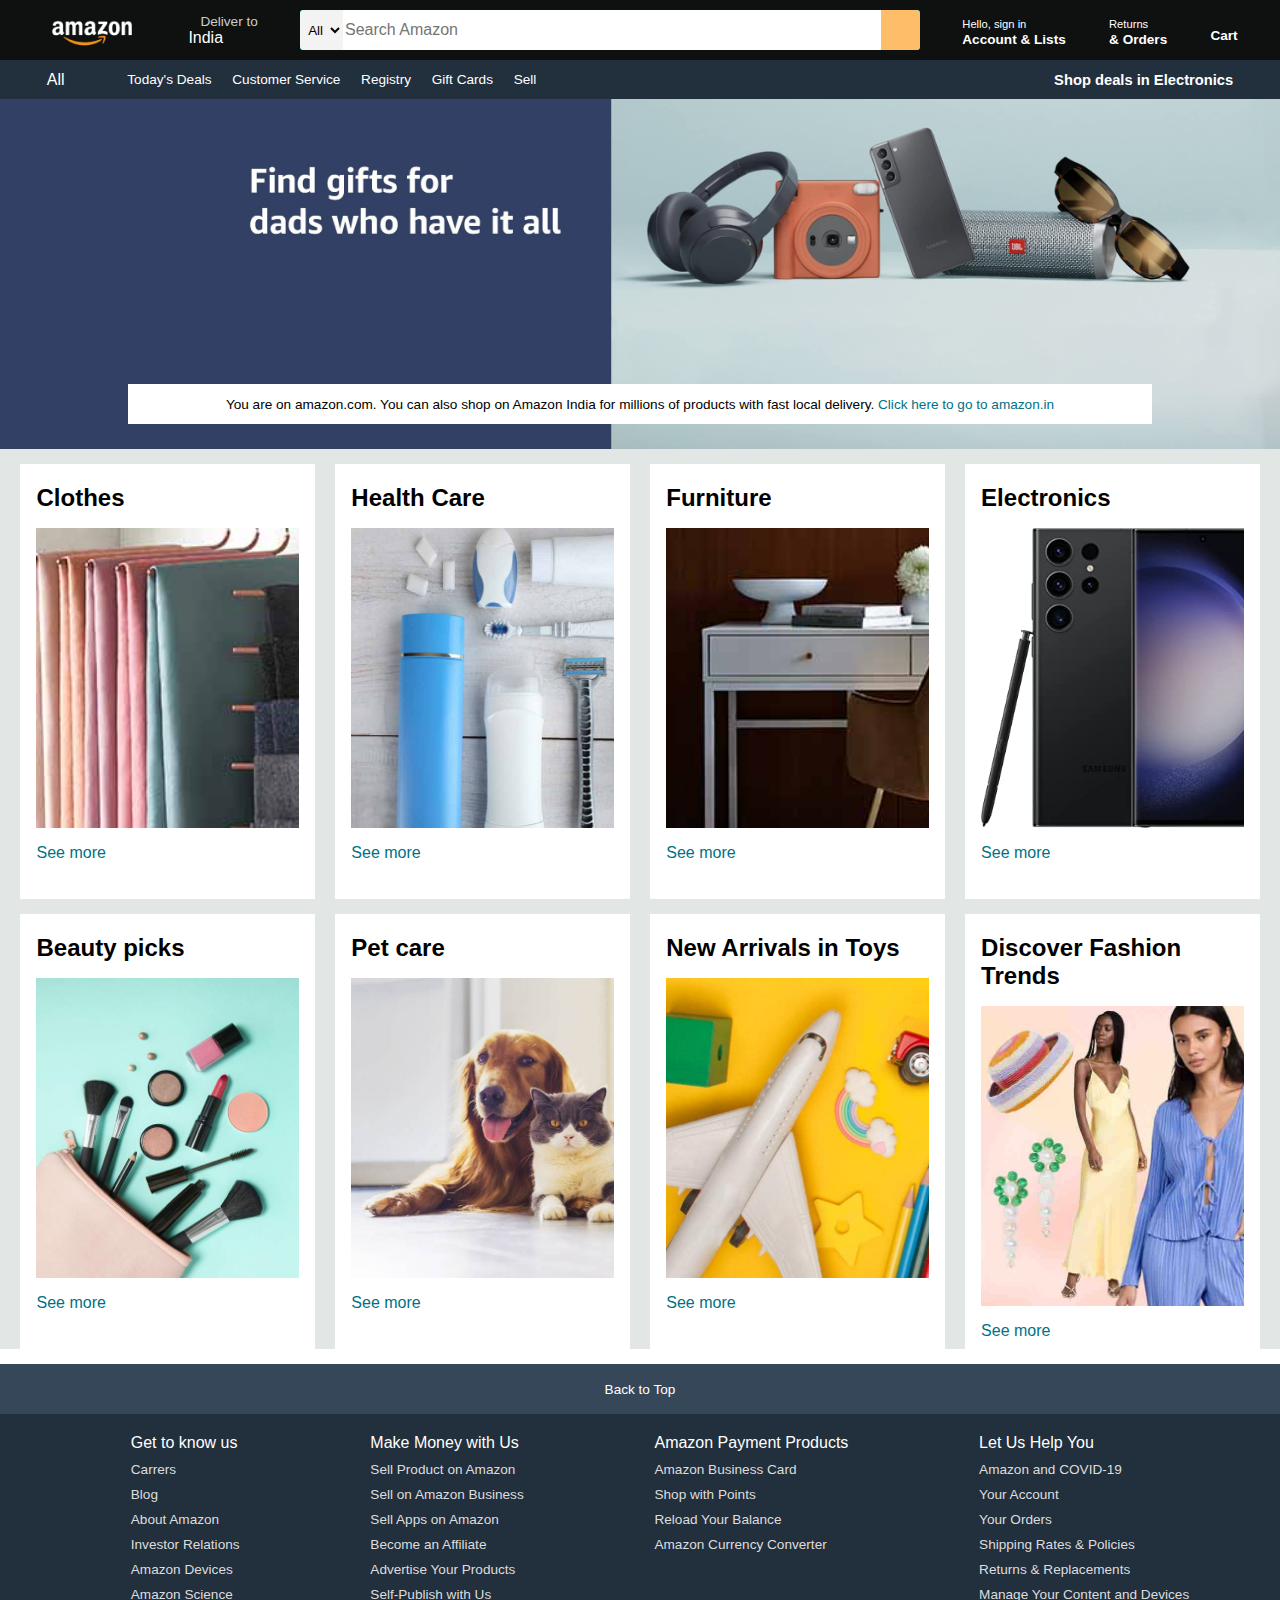
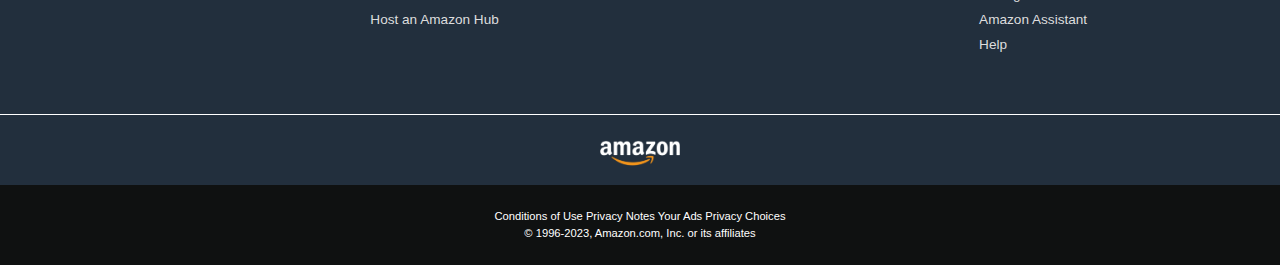
<file: Amazon Clone/index.html>
<!DOCTYPE html>
<html lang="en">
<head>
    <meta charset="UTF-8">
    <meta name="viewport" content="width=device-width, initial-scale=1.0">
    <title>Amazon Clone</title>
    <link rel="stylesheet" href="style.css">
    <link rel="stylesheet" href="https://cdnjs.cloudflare.com/ajax/libs/font-awesome/6.4.0/css/all.min.css" integrity="sha512-iecdLmaskl7CVkqkXNQ/ZH/XLlvWZOJyj7Yy7tcenmpD1ypASozpmT/E0iPtmFIB46ZmdtAc9eNBvH0H/ZpiBw==" crossorigin="anonymous" referrerpolicy="no-referrer" />
</head>
<body>
    <header>
        <div class="navbar">
            <div class="nav-logo border">
              <div class="logo">
              </div>
            </div>
            <div class="nav-address border">
                <p class="add-first">Deliver to</p>
                <div class="add-icon">
                    <i class="fa-solid fa-location-dot"></i>
                    <p class="add-sec">India</p>
                </div>
            </div>
            <div class="nav-search">
                <select class="search-select">
                    <option value="">All</option>
                </select>
                <input placeholder="Search Amazon" class="search-input">
                <div class="search-icon">
                    <i class="fa-solid fa-magnifying-glass"></i>
                </div>
            </div>
            <div class="nav-sign border">
                <p><span>Hello, sign in</span></p>
                <p class="nav-sec">Account & Lists</p>
            </div>

            <div class="nav-return border">
                <p><span>Returns</span></p>
                <p class="nav-sec">& Orders</p>
            </div>
            <div class="nav-cart border">
                <i class="fa-solid fa-cart-shopping"></i>
                Cart
            </div>
        </div>
        
        <div class="panel">
            <div class="panel-all border">
                <i class="fa-solid fa-bars"></i>
                All
            </div>
            <div class="panel-option">
                <p class="border">Today's Deals</p>  
                <p class="border">Customer Service</p>
                <p class="border">Registry</p>
                <p class="border">Gift Cards</p>
                <p class="border">Sell</p>
            </div>
            <div class="panel-deals">
                <p class="border">Shop deals in Electronics</p>
            </div>
        </div>
    </header>
    <div class="hero-section">
        <div class="hero-msg">
            <p>You are on amazon.com. You can also shop on Amazon India for millions of products with fast local delivery. <a>Click here to go to amazon.in</a></p>
        </div>
    </div>
    <div class="shop-sec">
        <div class="box">
           <div class="box-content">
            <h2>Clothes</h2>
            <div class="box-img" style="background-image: url('./Images/box1_image.jpg');"></div>
            <p>See more</p>
           </div>
        </div>
        <div class="box">
            <div class="box-content">
                <h2>Health Care</h2>
                <div class="box-img" style="background-image: url('./Images/box2_image.jpg');"></div>
                <p>See more</p>
               </div>
        </div>
        <div class="box">
            <div class="box-content">
                <h2>Furniture</h2>
                <div class="box-img" style="background-image: url('./Images/box3_image.jpg');"></div>
                <p>See more</p>
               </div>
        </div>
        <div class="box">
            <div class="box-content">
                <h2>Electronics</h2>
                <div class="box-img" style="background-image: url('./Images/box4_image.jpg');"></div>
                <p>See more</p>
               </div>
        </div>
        <div class="box">
            <div class="box-content">
             <h2>Beauty picks</h2>
             <div class="box-img" style="background-image: url('./Images/box5_image.jpg');"></div>
             <p>See more</p>
            </div>
         </div>
         <div class="box">
             <div class="box-content">
                 <h2>Pet care</h2>
                 <div class="box-img" style="background-image: url('./Images/box6_image.jpg');"></div>
                 <p>See more</p>
                </div>
         </div>
         <div class="box">
             <div class="box-content">
                 <h2>New Arrivals in Toys</h2>
                 <div class="box-img" style="background-image: url('./Images/box7_image.jpg');"></div>
                 <p>See more</p>
                </div>
         </div>
         <div class="box">
             <div class="box-content">
                 <h2>Discover Fashion Trends</h2>
                 <div class="box-img" style="background-image: url('./Images/box8_image.jpg');"></div>
                 <p>See more</p>
                </div>
         </div>
    </div>

    <footer>
        <div class="foot-panel1">
            Back to Top
        </div>

        <div class="foot-panel2">
            <ul>
                <p>Get to know us</p>
                <a>Carrers</a>
                <a>Blog</a>
                <a>About Amazon</a>
                <a>Investor Relations</a>
                <a>Amazon Devices</a>
                <a>Amazon Science</a>
            </ul>
            <ul>
                <p>Make Money with Us</p>
                <a>Sell Product on Amazon</a>
                <a>Sell on Amazon Business</a>
                <a>Sell Apps on Amazon</a>
                <a>Become an Affiliate</a>
                <a>Advertise Your Products</a>
                <a>Self-Publish with Us</a>
                <a>Host an Amazon Hub</a>
            </ul>
            <ul>
                <p>Amazon Payment Products</p>
                <a>Amazon Business Card</a>
                <a>Shop with Points</a>
                <a>Reload Your Balance</a>
                <a>Amazon Currency Converter</a>
            </ul>
            <ul>
                <p>Let Us Help You</p>
                <a>Amazon and COVID-19</a>
                <a>Your Account</a>
                <a>Your Orders</a>
                <a>Shipping Rates & Policies</a>
                <a>Returns & Replacements</a>
                <a>Manage Your Content and Devices</a>
                <a>Amazon Assistant</a>
                <a>Help</a>
            </ul>
        </div>
        
        <div class="foot-panel3">
            <div class="logo">

            </div>
        </div>
       <div class="foot-panel4">
        <div class="pages">
            <a>Conditions of Use</a>
            <a>Privacy Notes</a>
            <a>Your Ads Privacy Choices</a>
        </div>
        <div class="copyright">
            
            © 1996-2023, Amazon.com, Inc. or its affiliates
        </div>
       </div>
    </footer>
</body>
</html>
</file>
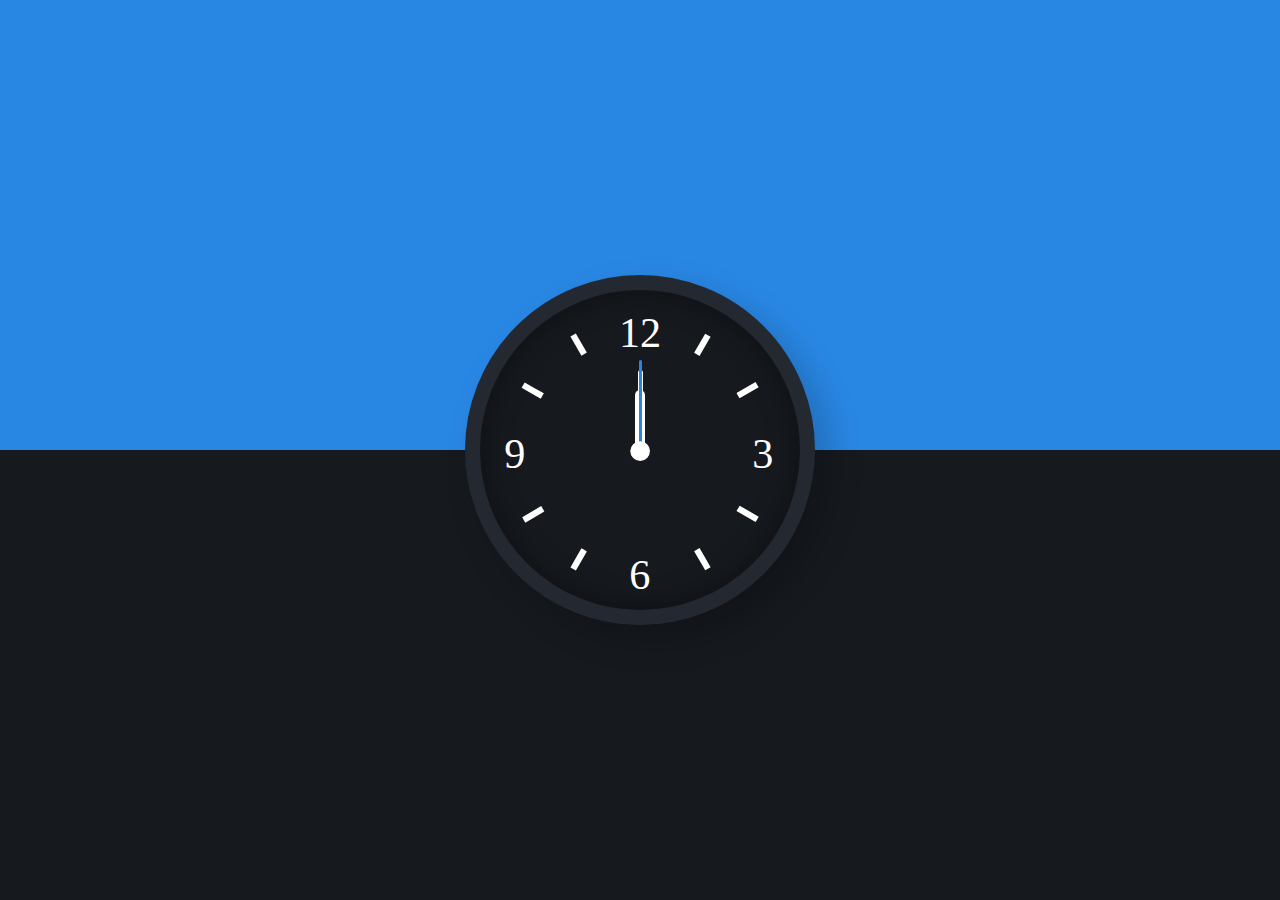
<file: Analog Clock/index.html>
<!DOCTYPE html>
<html lang="en">
<head>
    <meta name="viewport" content="width=device-width, initial-scale=1.0">
    <title>Analog Clock</title>
    <!-- Stylesheet-->
    <link rel="stylesheet" href="style.css">   
</head>
<body>
    <div class="clock">
        <div class="hour hand" id="hour"></div>
        <div class="minute hand" id="minute"></div>
        <div class="seconds hand" id="seconds"></div>
        <img src="clock.svg" alt="clock">
    </div>
    <!-- Script -->
    <script src="script.js"></script>
</body>
</html>
</file>
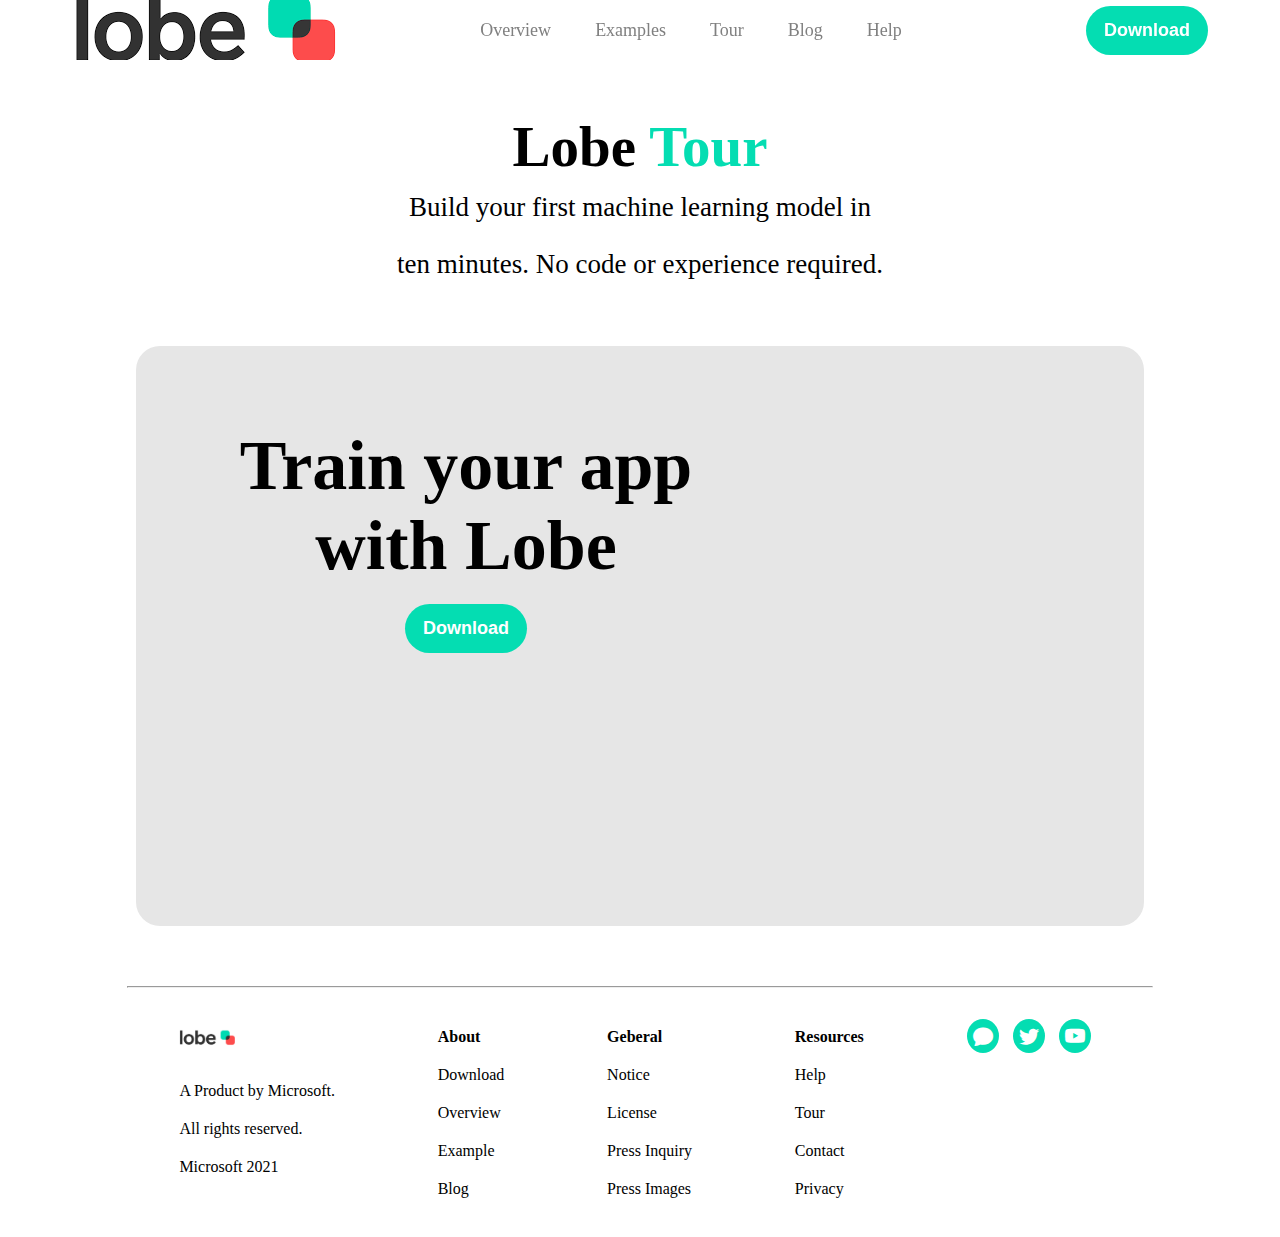
<file: Lobe Tour Project/index.html>
<!DOCTYPE html>
<html lang="en">
<head>
    <meta charset="UTF-8">
    <meta name="viewport" content="width=device-width, initial-scale=1.0">
    <link rel="stylesheet" href="https://cdn.jsdelivr.net/npm/bootstrap-icons@1.10.5/font/bootstrap-icons.css">
    <link rel="stylesheet" href="style.css">
    <title>Lobe Tour</title>
</head>
<body>
    <header>
        <nav> 
            <img src="lobe.png" class="nav-logo">
                <div>
                <ul>
                     <li>
                       <a href="">Overview</a>
                       <a href="">Examples</a>
                       <a href="">Tour</a>
                       <a href="">Blog</a>
                       <a href="">Help</a>
                    </li> 
                </ul>
                </div>
                <div>
                 <button class="buttn">Download</button>
                </div>
        </nav>
    </header> <br><br><br>
           <!-- ===============================Video Section========================================= -->
    <main>
        <div class="video-heading">
            <h1>Lobe  <span>Tour</span></h1>
            <p>Build your first machine learning model in ten minutes. No code or experience required.</p>
        </div>
        <br><br>
        <br>
        <div class="video-section">
            <div class="inside-video">
                <article class="v">
                    <div style="left: 0; width: 100%; height: 0; position: relative; padding-bottom: 56.25%;"><iframe src="https://www.youtube.com/embed/Mdcw3Sb98DA?rel=0" style="top: 0; left: 0; width: 100%; height: 100%; position: absolute; border: 0;border-radius: 24px;" allowfullscreen scrolling="no" allow="accelerometer; clipboard-write; encrypted-media; gyroscope; picture-in-picture; web-share;"></iframe></div>
                   </article>
            </div>
            <div class="app">
                <h1>Train your app with Lobe</h1>
                <br>
                <div>
                    <button class="buttn">Download</button>
                </div>
        </div>
    </main>
             <hr>
             <footer>
                <div>
                    <ul>
                        <li><img src="lobe.png" alt="logo" class="footer-logo"></li>
                        <li>A Product by Microsoft.</li>
                        <li>All rights reserved.</li>
                        <li>Microsoft 2021</li>
                    </ul>
                </div>
                <div>
                    <ul>
                        <li class="main-list">About</li>
                        <li><a href="">Download</a></li>
                        <li><a href="">Overview</a></li>
                        <li><a href="">Example</a></li>
                        <li><a href="">Blog</a></li>
                    </ul>
                </div>
                <div>
                    <ul>
                        <li class="main-list">Geberal</li>
                        <li><a href="">Notice</a></li>
                        <li><a href="">License</a></li>
                        <li><a href="">Press Inquiry</a></li>
                        <li><a href="">Press Images</a></li>
                    </ul>
                </div>
                <div>
                    <ul>
                        <li class="main-list">Resources</li>
                        <li><a href="">Help</a></li>
                        <li><a href="">Tour</a></li>
                        <li><a href="">Contact</a></li>
                        <li><a href="">Privacy</a></li>
                    </ul>
                </div>
                <div>
                   <a href=""><i class="bi bi-chat-fill"></i></a> 
                    <a href=""><i class="bi bi-twitter"></i></a>
                   <a href=""><i class="bi bi-youtube"></i></a>
                </div>
            </footer>
</body>
</html>
</file>
<file: Amazon Clone/style.css>
*{
    margin:0;
    font-family: Arial;
    border:border-box;
    
}
.nav-logo{
    height: 3.12rem;
    width: 6.25rem;
}
.navbar{
    height: 3.75rem;
    background-color: #0f1111;
    color: white;
    display: flex;
    align-items: center;
    justify-content: space-evenly;
}

.logo{
    background-image: url("./Images/amazon_logo.png");
    background-size: cover;
    height: 3.12rem;
    width: 6.25rem;
}

.border{
    border:0.093rem solid transparent;
}
.border:hover{
    border:0.093rem solid white;
}

.add-first{
    color:#CCCCCC;
    font-size:0.85rem;
    margin-left:0.93rem;
}

.add-sec{
    color:#FFFFFF;
    font-size:1rem;
    margin-left: 0.18rem;
}

.add-icon{
    display: flex;
    align-items: center;
}

.nav-search{
    display:flex;
    background-color: aqua;
    width: 38.75rem;
    height: 2.5rem;
    border-radius: 0.18rem;
    justify-content: space-evenly;
}

.nav-search:hover{
    border: 0.12rem solid orange;
}
.search-select{
    background-color: #f3f3f3;
    width: 3.12rem;
    text-align: center;
    border-top-left-radius: 0.25rem;
    border-bottom-left-radius: 0.25rem;
    border: none;
}

.search-input{
    width: 100%;
    font-size: 1rem;
    border: none;
}

.search-icon{
    width:2.81rem;
    display: flex;
    justify-content: center;
    align-items: center;
    font-size: 1.2rem;
    background-color: #febd68;
    border-top-right-radius: 0.25rem;
    border-bottom-right-radius: 0.25rem;
    color:#0f1111
}

span{
    font-size: 0.7rem;
}

.nav-sec{
    font-size:0.85rem;
    font-weight: 700;
}

.nav-cart i{
    font-size: 1.87rem;
}

.nav-cart{
    font-size: 0.85rem;
    font-weight: 700;
}

.panel{
    height: 39px;
    background-color: #222f3d;
    display:flex;
    color: white;
    justify-content: space-evenly;
    align-items: center;
}

.panel-option p{
    display: inline;
    margin-left: 15px;
}

.panel-option{
    width: 70%;
    font-size: 0.85rem;
}

.panel-deals{
    font-size: 0.92rem;
    font-weight: 700;
}

.hero-section{
    background-image: url(./Images/hero_image.jpg);
    background-size: cover;
    height: 350px;
    display:flex;
    justify-content: center;
    align-items: flex-end;
}

.hero-msg{
    background-color: white;
    color: black;
    height: 40px;
    display: flex;
    align-items: center;
    justify-content: center;
    font-size: 0.85rem;
    width:80%;
    margin-bottom: 25px;

}

.hero-msg a{
    color:#007185;
}


.shop-sec{
    display: flex;
    flex-wrap: wrap;
    justify-content: space-evenly;
    background-color: #e2e7e6;
}


.box{
    height: 400px;
    /* border: 2px solid black; */
    width: 23%;
    background-color: white;
    padding: 20px 0px 15px;
    margin-top: 15px;
}

.box-img{
    height: 300px;
    background-size: cover;
    margin-top: 1rem;
    margin-bottom: 1rem;
}

.box-content{
    margin-left: 1rem;
    margin-right: 1rem;
}

.box-content p{
    color:#007185;
}

footer{
    margin-top: 15px;
}
.foot-panel1{
    background-color: #37475a;
    color: white;
    height: 50px;
    display: flex;
    justify-content: center;
    align-items: center;
    font-size: 0.85rem;
}

.foot-panel2{
    background-color: #222f3d;
    color:white;
    height: 300px;
    display: flex;
    justify-content: space-evenly;
}

ul{
    margin-top: 20px;
}

ul a{
    display: block;
    font-size: 0.85rem;
    margin-top: 10px;
    color: #dddddd;
}


.foot-panel3{
    background-color: #222f3d;
    border-top:0.5px solid white;
    height: 70px;
    display: flex;
    justify-content: center;
    align-items: center;
}

.foot-panel4{
    background-color: #0f1111;
    color: white;
    height: 80px;
   font-size: 0.7rem;
   text-align: center;
}

.pages{
   padding-top: 25px;
}

.copyright{
    padding-top: 5px;
}
</file>
<file: Analog Clock/style.css>
*{
    padding: 0;
    margin: 0;
    box-sizing: border-box;
}
body{
    height: 100vh;
    background: linear-gradient(
        to bottom,
        #2987e4 50%,
        #16191e 50%
    );
}
.clock{
    background: #16191e;
    height: 320px;
    width: 320px;
    position: absolute;
    transform: translate(-50%,-50%);
    top: 50%;
    left: 50%;
    box-sizing: content-box;
    border-radius: 50%;
    border: 15px solid #242931;
    box-shadow: 15px 15px 35px rgba(0,0,0,0.2),
    inset 0 0 30px rgba(0,0,0,0.4);
}
img{
    position: relative;
}
.hand{
    position: absolute;
    background-color: #ffffff;
    margin: auto;
    left: 0;
    right: 0;
    border-radius: 5px;
    transform-origin: bottom;
}
.hour{
    height: 60px;
    width: 10px;
    top: 100px;
}
.minute{
    height: 80px;
    width: 5px;
    top: 80px;
}
.seconds{
    height: 90px;
    width: 3px;
    top: 70px;
    background-color: #2987e4;
}
</file>
<file: Lobe Tour Project/style.css>
*{
    margin: 0;
    padding: 0;
    text-decoration: none;
    list-style-type: none;
}


nav{
    display: flex;
    justify-content: space-around;
    align-items: center;
    width: 100%;
    position: fixed;
    background: transparent;
    height: 60px;
    overflow: hidden;

}

nav a{
    color: gray;
    margin-right: 40px;
    font-size: 18px;
}

.logo{
    height: 60px;
}

nav a:hover{
    text-decoration: none;
    color: #333;
    transform: scale3d(1.2,1.2,1.2);
}


.buttn{
    color: white;
    border: none;
    border-radius:51px;
    background-color:  #04ddb2;
    font-weight: bold;
    border-radius: 50px;
    padding: 14px 18px;
    font-size: 18px;
}

.buttn:hover{
    text-decoration: none;
    transform: scale3d(1.2,1.2,1.2);
}


main{
    display: flex;
    flex-direction: column;
    align-items: center;
    padding: 60px;
}

.video-heading{
    width: 500px;
    text-align: center;
    margin: 0 auto;
}

.video-heading h1{
    font-size: 57px;
}
.video-heading p{
    font-size: 27px;
    line-height: 1.5cm;
}


main div h1 span{
    color: #04ddb2;
}


.video-section{
    width: 80%;
    height: 500px;
    margin: auto;
    background-color: rgb(230, 230, 230);
    padding: 40px;
    border-radius: 24px;
    position: relative;

}

.video-section:hover{
    box-shadow: rgba(17, 12, 46, 0.15) 0px 48px 100px 0px;
    transform: scale3d(1.05,1.05,1.05);
    text-decoration: none;
    color: #333;
}

.inside-video{
    position: absolute;
    width: 800px;
    height: 400px;
    margin: 30px 60px;
 }


 hr{
    width: 80%;
    margin: auto;
}

/* ============================Footer Section======================================= */


footer{
    display: flex;
    justify-content: space-around;
    padding: 30px;
    line-height: 1.0cm;
    margin: 0 auto;
    width: 80%;
}
.footer-logo{
    height: 40px;
}
footer i{
    background-color: #04ddb2;
    color: white;
    border-radius: 50%;
    padding: 6px;
    font-size: 20px;
    margin-right: 10px;
}
footer i:hover{
    transform: scale3d(1.05,1.05,1.05);
    text-decoration: none;
    font-size: 24px;
}
footer a{
    color: black;
}
.main-list{
    font-weight: bold;
}
.app{
    text-align: center;
    padding: 40px;
    width: 500px;
}
.app h1{
    font-size: 70px;
}
</file>
